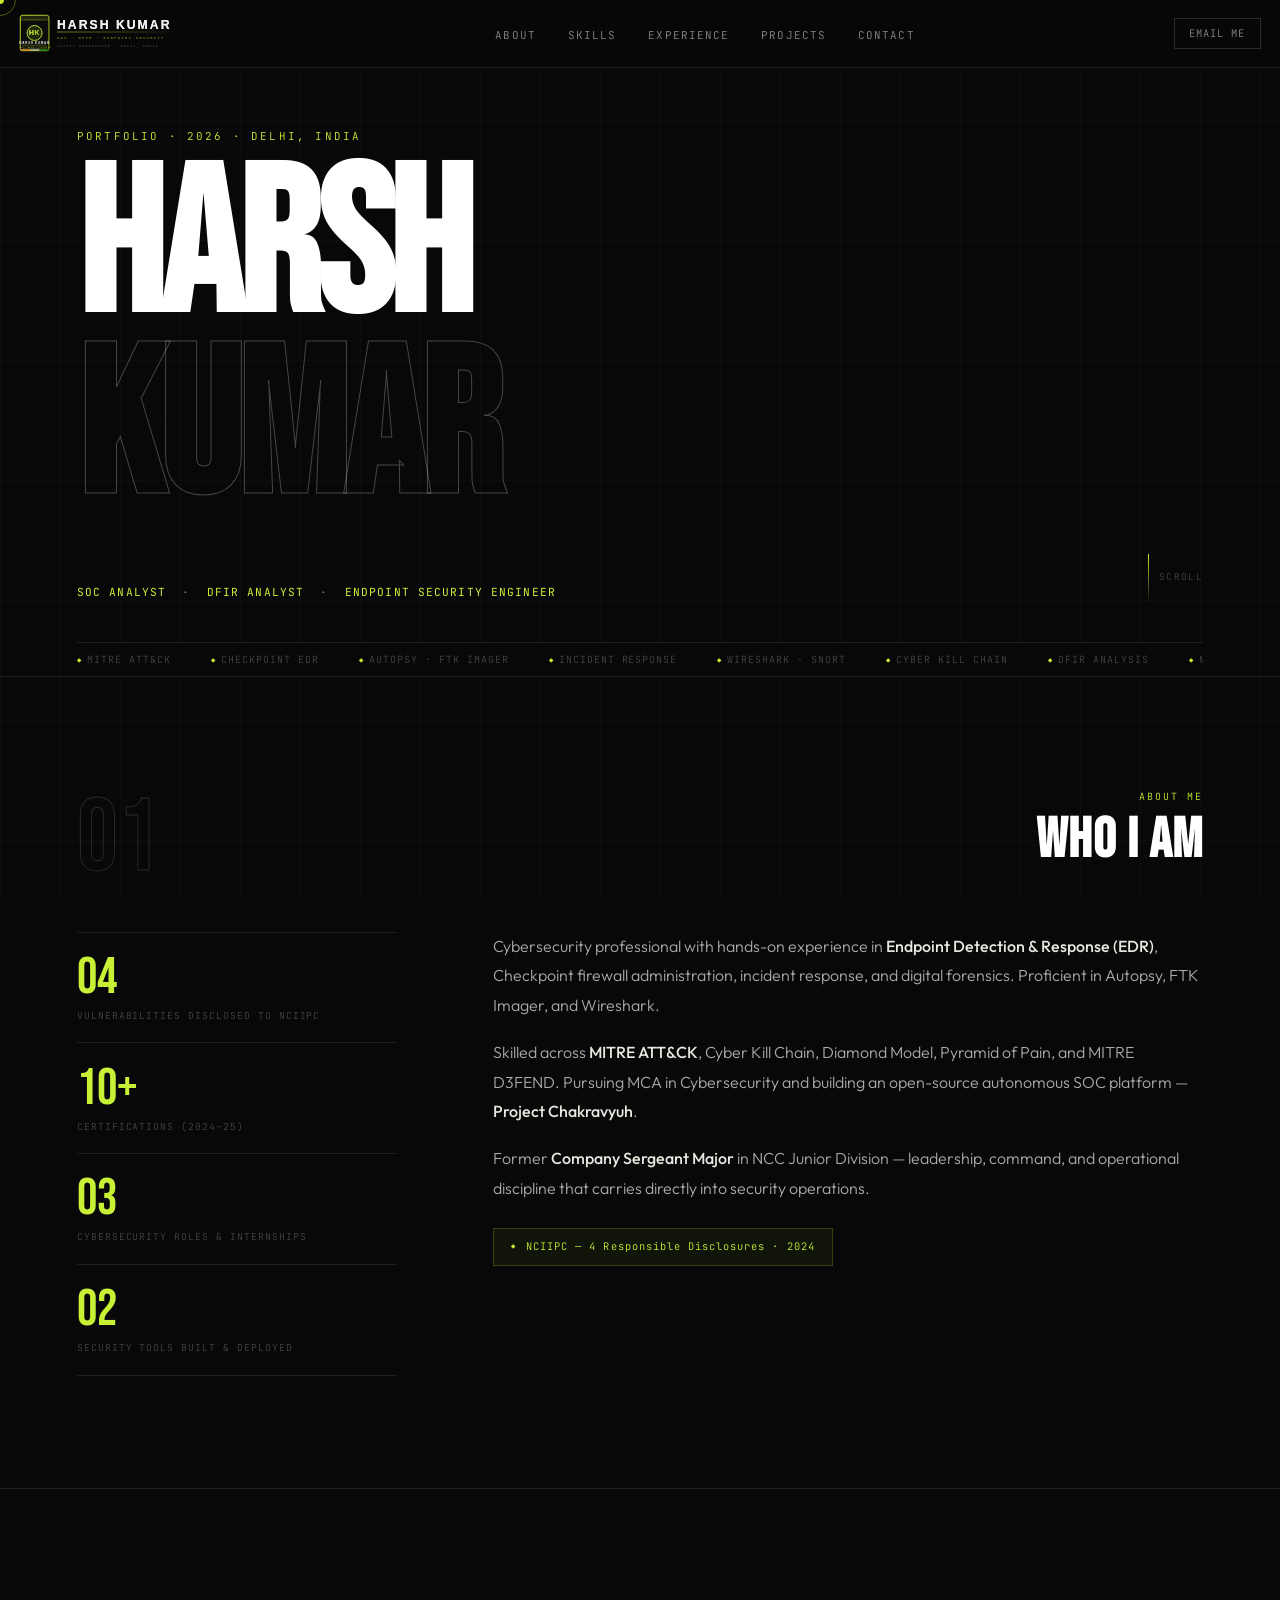
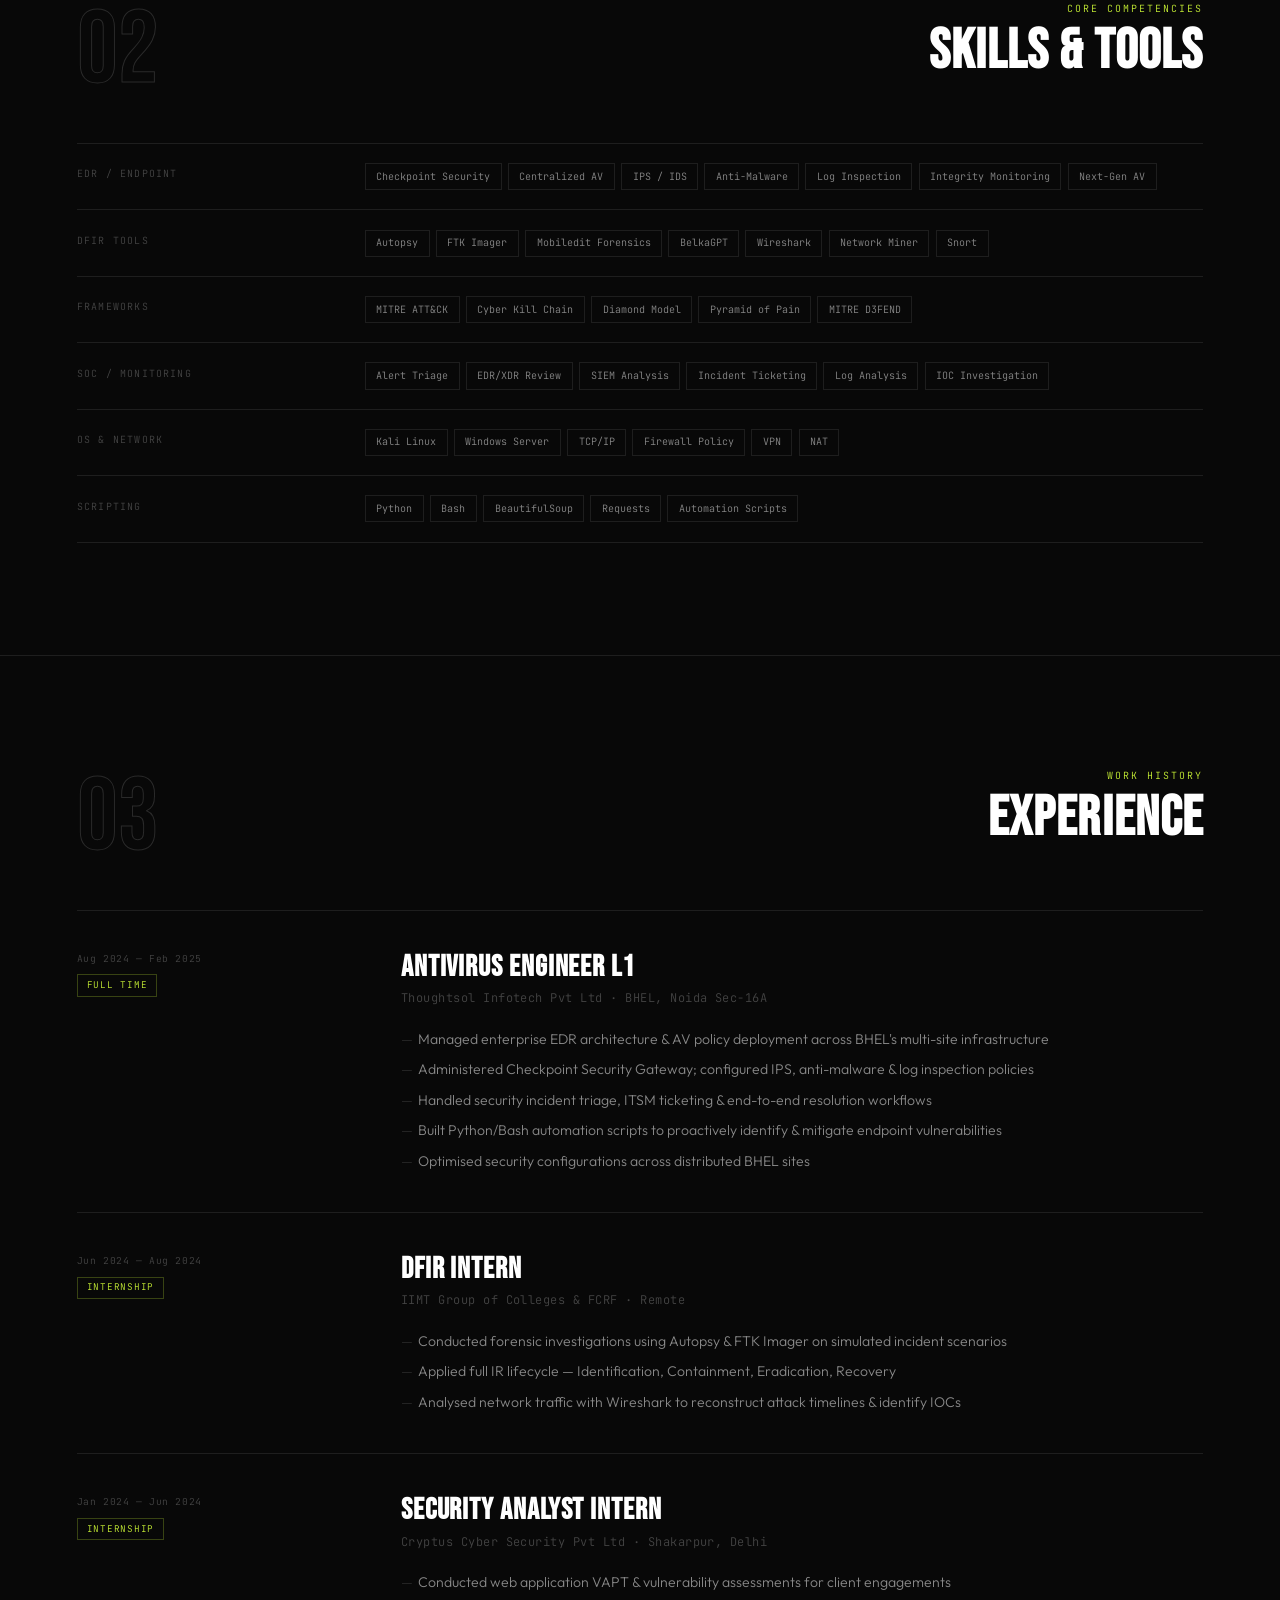
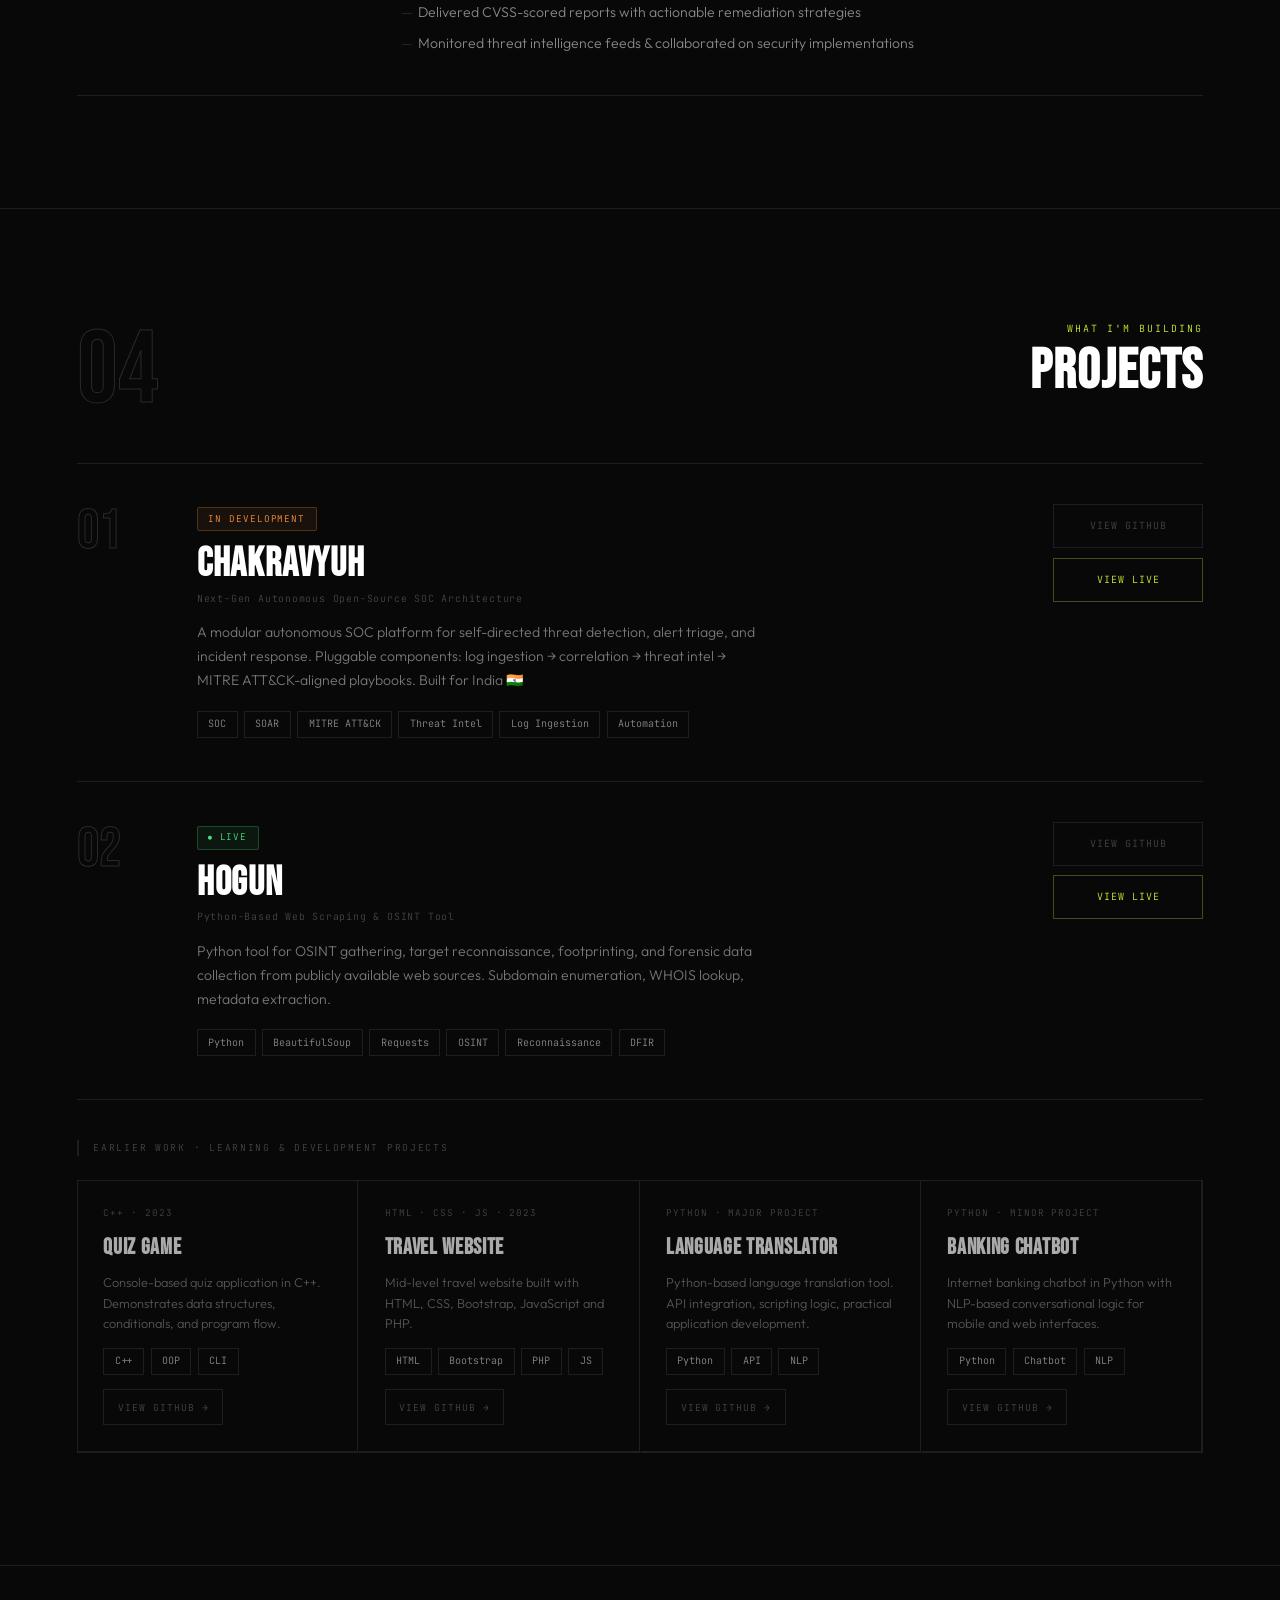
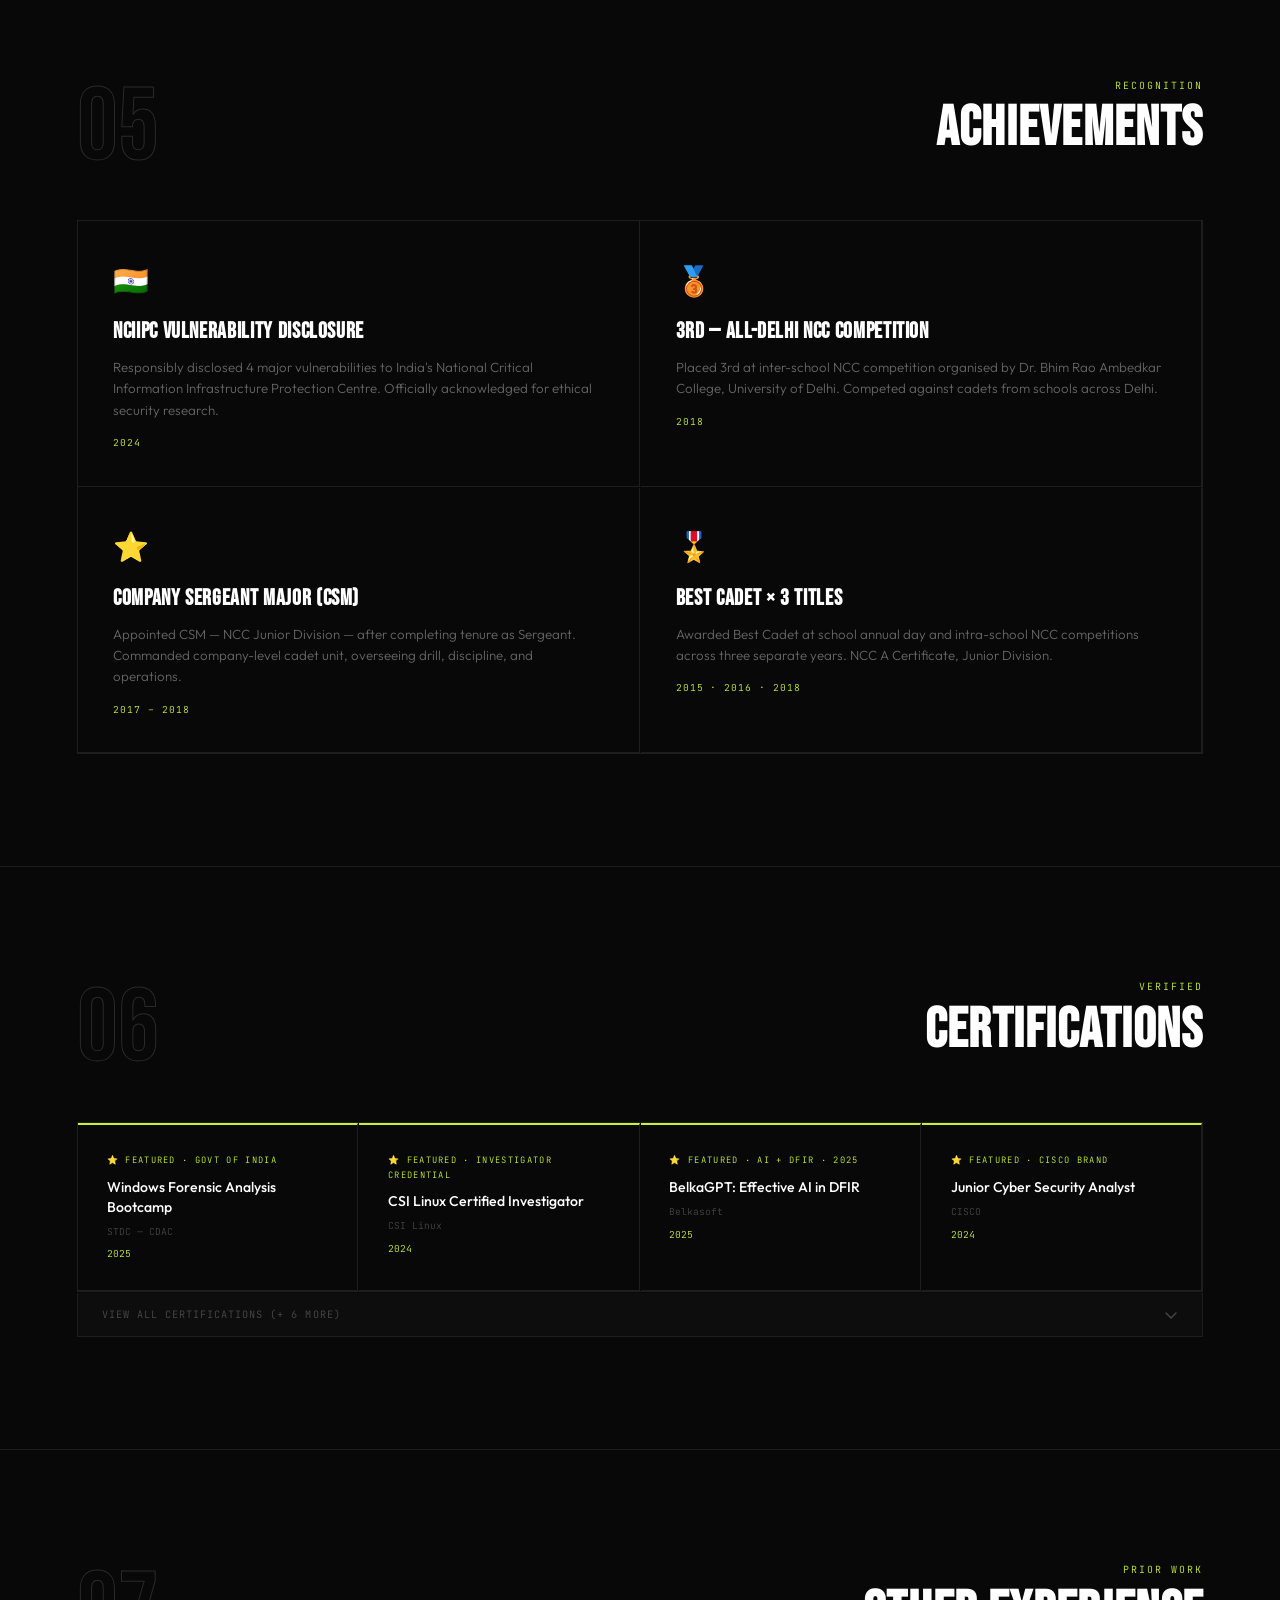
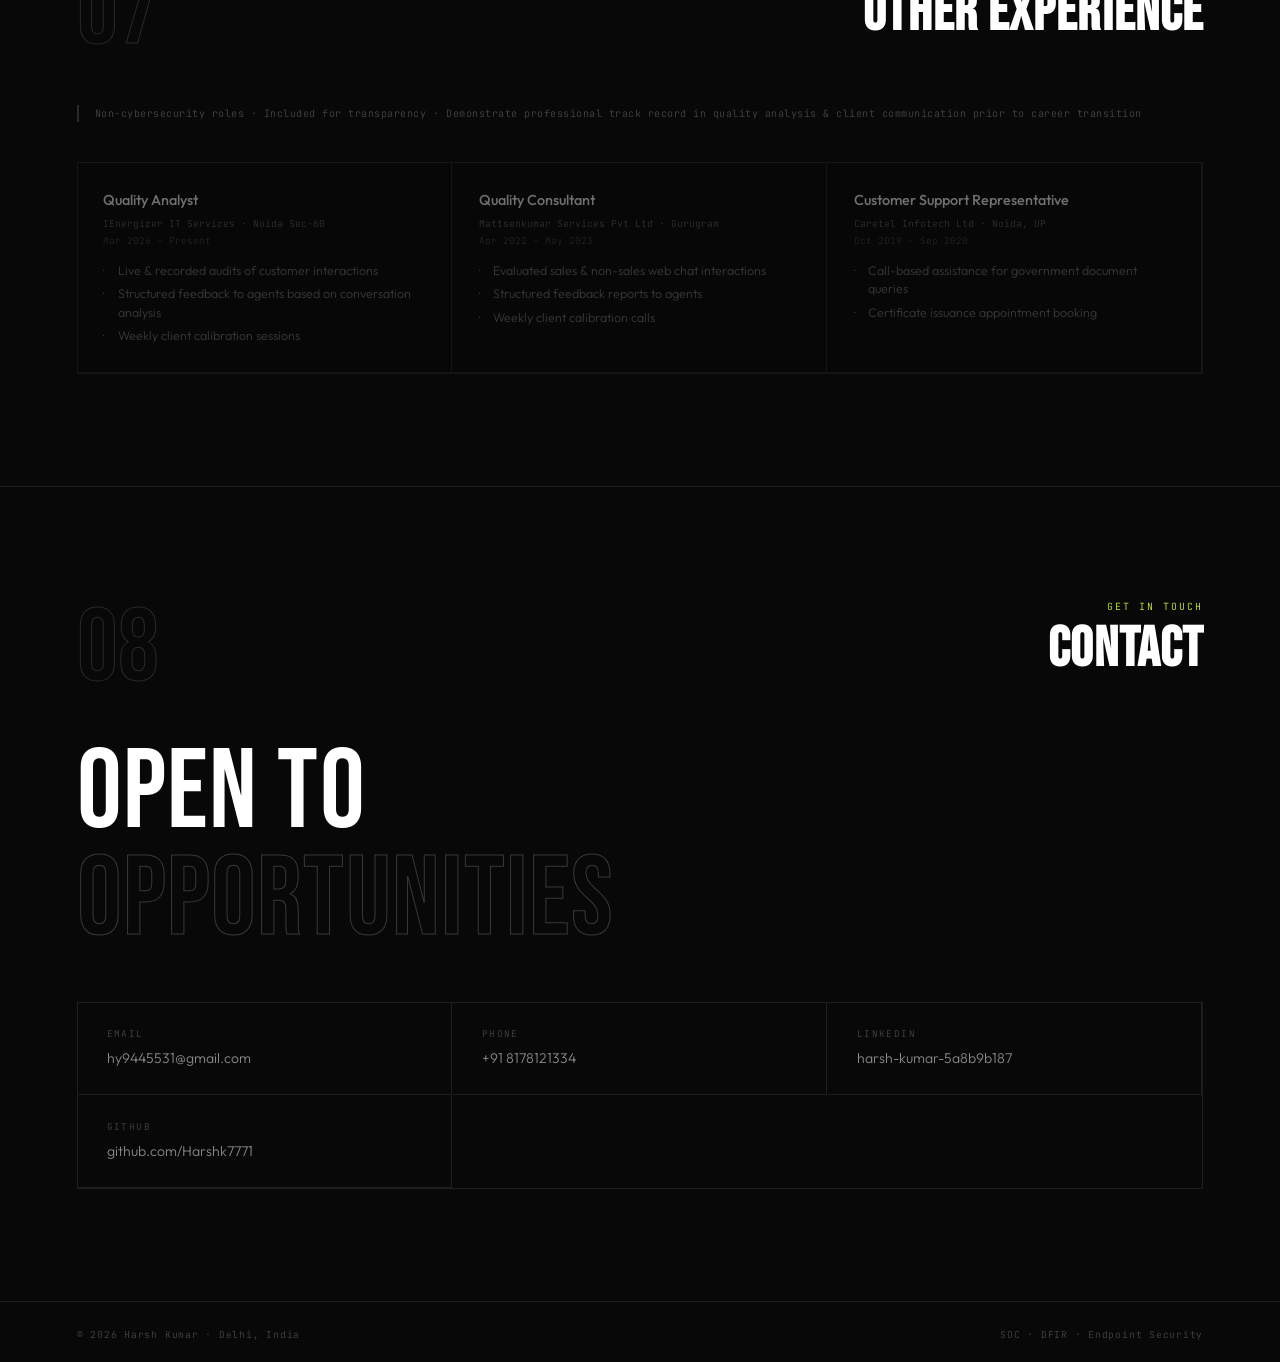
<file: hk-portfolio-index.html>
<!DOCTYPE html>
<html lang="en">
<head>
<meta charset="UTF-8">
<meta name="viewport" content="width=device-width, initial-scale=1.0">
<meta name="description" content="Harsh Kumar — SOC Analyst, DFIR Analyst and Endpoint Security Engineer based in Delhi, India. NCIIPC recognized vulnerability researcher with hands-on EDR, Checkpoint, Autopsy and MITRE ATT&CK experience.">
<meta name="robots" content="index, follow">
<meta name="theme-color" content="#080808">
<meta property="og:title" content="Harsh Kumar — SOC & DFIR Analyst">
<meta property="og:description" content="Cybersecurity professional specialising in SOC, DFIR, and Endpoint Security. NCIIPC vulnerability researcher. Delhi, India.">
<meta property="og:type" content="website">
<meta property="og:url" content="https://harshk7771.github.io/">
<meta property="og:image" content="https://harshk7771.github.io/og-image.png"/>
<meta name="twitter:card" content="summary_large_image">
<meta name="twitter:title" content="Harsh Kumar — SOC &amp; DFIR Analyst">
<meta name="twitter:description" content="Cybersecurity professional. NCIIPC researcher. Delhi, India.">
<link rel="canonical" href="https://harshk7771.github.io/">
<title>Harsh Kumar | SOC &amp; DFIR Analyst | Cybersecurity Portfolio</title>
<!-- Favicon stack — HK Analyst ID Card mark -->
<link rel="icon" href="favicon.ico" sizes="any"/>
<link rel="icon" type="image/png" sizes="32x32" href="favicon-32x32.png"/>
<link rel="icon" type="image/png" sizes="16x16" href="favicon-16x16.png"/>
<link rel="icon" type="image/svg+xml" href="favicon.svg"/>
<link rel="apple-touch-icon" sizes="180x180" href="apple-touch-icon.png"/>
<link rel="preconnect" href="https://fonts.gstatic.com" crossorigin>
<link rel="preload" as="style" href="https://fonts.googleapis.com/css2?family=Bebas+Neue&family=Outfit:wght@300;400;500;600&family=JetBrains+Mono:wght@400;500&display=swap">
<link rel="stylesheet" href="https://fonts.googleapis.com/css2?family=Bebas+Neue&family=Outfit:wght@300;400;500;600&family=JetBrains+Mono:wght@400;500&display=swap" media="print" onload="this.media='all'">
<noscript><link rel="stylesheet" href="https://fonts.googleapis.com/css2?family=Bebas+Neue&family=Outfit:wght@300;400;500;600&family=JetBrains+Mono:wght@400;500&display=swap"></noscript>
<noscript><style>.reveal { opacity: 1 !important; transform: none !important; }</style></noscript>
<style>
/* ============================================================
   RESET & TOKENS
============================================================ */
*, *::before, *::after { box-sizing: border-box; margin: 0; padding: 0; }

:root {
  --bg:       #080808;
  --max-w:    1400px;
  --bg2:      #0d0d0d;
  --bg3:      #111111;
  --border:   #1e1e1e;
  --border2:  #2a2a2a;
  --text:     #e8e8e0;
  --muted:    #888888;
  --dim:      #444444;
  --accent:   #c8f135;
  --accent2:  #a8d020;
  --green:    #4ade80;
  --orange:   #fb923c;
  --white:    #ffffff;
  --font-display: 'Bebas Neue', 'Arial Black', Impact, sans-serif;
  --font-body:    'Outfit', system-ui, -apple-system, sans-serif;
  --font-mono:    'JetBrains Mono', 'Courier New', monospace;
  --r-sm: .5rem;
  --r-md: 1rem;
}

html {
  scroll-behavior: smooth;
  scroll-padding-top: 70px;
  font-size: 16px;
  -webkit-text-size-adjust: 100%;
}

body {
  background: var(--bg);
  color: var(--text);
  font-family: var(--font-body);
  font-weight: 300;
  line-height: 1.6;
  overflow-x: clip; /* clip instead of hidden — preserves position:sticky */
  min-height: 100vh;
}

/* ============================================================
   UTILITY
============================================================ */
.mono { font-family: var(--font-mono); }
.accent { color: var(--accent); }
.muted  { color: var(--muted); }
.sr-only { position: absolute; width: 1px; height: 1px; overflow: hidden; clip: rect(0,0,0,0); white-space: nowrap; }

/* ============================================================
   BACKGROUND GRID (CSS-only — no canvas issues)
============================================================ */
body::before {
  content: '';
  position: fixed;
  inset: 0;
  background-image:
    linear-gradient(rgba(200,241,53,.03) 1px, transparent 1px),
    linear-gradient(90deg, rgba(200,241,53,.03) 1px, transparent 1px);
  background-size: 60px 60px;
  z-index: 0;
  pointer-events: none;
}

/* ============================================================
   CUSTOM CURSOR (desktop only)
============================================================ */
@media (hover: hover) and (pointer: fine) {
  body { cursor: none; }
  .cursor {
    width: 8px; height: 8px;
    background: var(--accent);
    border-radius: 50%;
    position: fixed;
    top: 0; left: 0;
    pointer-events: none;
    z-index: 9999;
    transform: translate(-50%,-50%);
    transition: transform .1s ease;
    mix-blend-mode: difference;
  }
  .cursor-ring {
    width: 32px; height: 32px;
    border: 1px solid rgba(200,241,53,.35);
    border-radius: 50%;
    position: fixed;
    top: 0; left: 0;
    pointer-events: none;
    z-index: 9998;
    transform: translate(-50%,-50%);
    transition: transform .25s ease, width .2s, height .2s, border-color .2s;
  }
  .cursor-ring.hovered {
    width: 52px; height: 52px;
    border-color: rgba(200,241,53,.6);
  }
}
@media (hover: none), (pointer: coarse) {
  .cursor, .cursor-ring { display: none !important; }
}

/* ============================================================
   NAV
============================================================ */
.nav {
  position: fixed;
  top: 0; left: 0; right: 0;
  z-index: 200;
  display: flex;
  align-items: center;
  justify-content: space-between;
  padding: .9rem clamp(1.5rem, 5vw, 6rem);
  background: rgba(8,8,8,.92);
  backdrop-filter: blur(14px);
  -webkit-backdrop-filter: blur(14px);
  border-bottom: 1px solid var(--border);
}

.nav-logo {
  text-decoration: none;
  flex-shrink: 0;
  display: flex;
  align-items: center;
  line-height: 1;
}
.nav-logo img {
  height: 38px;
  width: auto;
  display: block;
  transition: filter .3s;
}
.nav-logo:hover img,
.nav-logo:focus-visible img {
  filter: drop-shadow(0 0 8px rgba(200,241,53,0.55));
}

.nav-links {
  display: flex;
  gap: 2rem;
  list-style: none;
  align-items: center;
}

.nav-links a {
  font-family: var(--font-mono);
  font-size: .68rem;
  color: var(--muted);
  text-decoration: none;
  letter-spacing: .1em;
  text-transform: uppercase;
  transition: color .2s;
  padding: .25rem 0;
}
.nav-links a:hover,
.nav-links a:focus-visible,
.nav-links a.nav-active { color: var(--accent); outline: none; }

.nav-cta {
  font-family: var(--font-mono);
  font-size: .65rem;
  color: var(--muted);
  text-decoration: none;
  border: 1px solid var(--border2);
  padding: .4rem .9rem;
  letter-spacing: .1em;
  text-transform: uppercase;
  transition: color .2s, border-color .2s;
  flex-shrink: 0;
  white-space: nowrap;
}
.nav-cta:hover,
.nav-cta:focus-visible {
  color: var(--accent);
  border-color: var(--accent);
  outline: none;
}

/* Hamburger */
.nav-burger {
  display: none;
  flex-direction: column;
  gap: 5px;
  background: none;
  border: 1px solid var(--border2);
  padding: .5rem .55rem;
  cursor: pointer;
  align-items: center;
  justify-content: center;
}
.nav-burger span {
  display: block;
  width: 18px; height: 1.5px;
  background: var(--muted);
  transition: all .3s;
  transform-origin: center;
}
.nav-burger[aria-expanded="true"] span:nth-child(1) { transform: rotate(45deg) translate(4.5px, 4.5px); }
.nav-burger[aria-expanded="true"] span:nth-child(2) { opacity: 0; transform: scaleX(0); }
.nav-burger[aria-expanded="true"] span:nth-child(3) { transform: rotate(-45deg) translate(4.5px, -4.5px); }

/* Mobile drawer */
.nav-drawer {
  display: none;
  position: fixed;
  inset: 0;
  background: rgba(8,8,8,.98);
  z-index: 190;
  flex-direction: column;
  align-items: center;
  justify-content: center;
  gap: 2rem;
  padding: 2rem;
  /* relative for close btn */
}
.nav-drawer.open { display: flex; }
.nav-drawer a {
  font-family: var(--font-display);
  font-size: clamp(2.5rem, 8vw, 3.5rem);
  color: var(--white);
  text-decoration: none;
  letter-spacing: .05em;
  transition: color .2s;
}
.nav-drawer a:hover { color: var(--accent); }
.nav-drawer .drawer-email {
  font-family: var(--font-mono);
  font-size: .8rem;
  color: var(--accent);
  border: 1px solid rgba(200,241,53,.3);
  padding: .7rem 2rem;
  margin-top: 1rem;
  letter-spacing: .1em;
}

/* ============================================================
   SECTIONS COMMON
============================================================ */
main { position: relative; z-index: 1; }

.section {
  padding: 6rem clamp(1.5rem, 5vw, 6rem);
  border-top: 1px solid var(--border);
  max-width: var(--max-w);
  margin-left: auto;
  margin-right: auto;
  width: 100%;
}

.section-header {
  display: flex;
  justify-content: space-between;
  align-items: flex-start;
  gap: 1rem;
  margin-bottom: 2.5rem;
}

.section-num {
  font-family: var(--font-display);
  font-size: clamp(4rem, 8vw, 8rem);
  color: transparent;
  -webkit-text-stroke: 1px var(--border2);
  line-height: 1;
  user-select: none;
  flex-shrink: 0;
}

.section-meta { text-align: right; }
.section-label {
  font-family: var(--font-mono);
  font-size: .62rem;
  color: var(--accent);
  letter-spacing: .2em;
  text-transform: uppercase;
  margin-bottom: .4rem;
}
.section-title {
  font-family: var(--font-display);
  font-size: clamp(2rem, 5vw, 3.5rem);
  color: var(--white);
  letter-spacing: .02em;
  line-height: 1.05;
}

/* Reveal animation */
.reveal {
  opacity: 0;
  transform: translateY(28px);
  transition: opacity .65s ease, transform .65s ease;
}
.reveal.in { opacity: 1; transform: none; }

/* ============================================================
   HERO
============================================================ */
.hero {
  display: flex;
  flex-direction: column;
  justify-content: flex-start;
  padding: 7rem clamp(1.5rem, 5vw, 6rem) 0;
  border-top: none;
  position: relative;
  max-width: var(--max-w);
  margin-left: auto;
  margin-right: auto;
  width: 100%;
}

.hero-tag {
  font-family: var(--font-mono);
  font-size: .68rem;
  color: var(--accent);
  letter-spacing: .2em;
  text-transform: uppercase;
  margin-bottom: 1rem;
}

.hero-name {
  font-family: var(--font-display);
  font-size: clamp(5rem, 16vw, 15rem);
  line-height: .88;
  color: var(--white);
  letter-spacing: -.01em;
}
.hero-name .outline {
  -webkit-text-stroke: 1px rgba(255,255,255,.25);
  color: transparent;
  display: block;
}

.hero-bottom {
  display: flex;
  justify-content: space-between;
  align-items: flex-end;
  padding: 2rem 0 0;
  flex-wrap: wrap;
  gap: 1rem;
}

.hero-roles {
  font-family: var(--font-mono);
  font-size: .7rem;
  color: var(--muted);
  letter-spacing: .1em;
  text-transform: uppercase;
  line-height: 1.8;
}
.hero-roles b { color: var(--accent); font-weight: 400; }

.hero-scroll {
  display: flex;
  align-items: center;
  gap: .6rem;
  font-family: var(--font-mono);
  font-size: .58rem;
  color: var(--dim);
  letter-spacing: .15em;
  text-transform: uppercase;
}
.scroll-bar {
  width: 1px; height: 48px;
  background: linear-gradient(to bottom, var(--accent), transparent);
  animation: pulse 2s ease-in-out infinite;
  will-change: opacity;
}
@keyframes pulse { 0%,100% { opacity:.3; } 50% { opacity:1; } }

/* Ticker */
.ticker {
  overflow: hidden;
  border-top: 1px solid var(--border);
  border-bottom: none;
  padding: .55rem 0;
  margin-top: 2.5rem;
  background: var(--bg);
}
.ticker-inner {
  display: flex;
  gap: 2.5rem;
  animation: slide 28s linear infinite;
  white-space: nowrap;
  width: max-content;
  will-change: transform;
}
.ticker-item {
  font-family: var(--font-mono);
  font-size: .62rem;
  color: var(--dim);
  letter-spacing: .1em;
  text-transform: uppercase;
  flex-shrink: 0;
}
.ticker-item::before { content: '◆ '; color: var(--accent); font-size: .45rem; vertical-align: middle; }
@keyframes slide { from { transform: translateX(0); } to { transform: translateX(-50%); } }

/* ============================================================
   ABOUT
============================================================ */
.about-grid {
  display: grid;
  grid-template-columns: 1fr 1.5fr;
  gap: 4rem;
  align-items: start;
}

.stats-list { display: flex; flex-direction: column; gap: 0; }
.stat {
  border-top: 1px solid var(--border);
  padding: 1.2rem 0;
}
.stat:last-child { border-bottom: 1px solid var(--border); }
.stat-num {
  font-family: var(--font-display);
  font-size: 3.2rem;
  color: var(--accent);
  line-height: 1;
}
.stat-label {
  font-family: var(--font-mono);
  font-size: .6rem;
  color: var(--dim);
  letter-spacing: .1em;
  text-transform: uppercase;
  margin-top: .3rem;
}

.about-text { font-size: 1rem; color: #aaa; line-height: 1.85; max-width: 65ch; }
.about-text p + p { margin-top: 1.1rem; }
.about-text strong { color: var(--text); font-weight: 500; }

.nciipc-badge {
  display: inline-flex;
  align-items: center;
  gap: .6rem;
  background: rgba(200,241,53,.05);
  border: 1px solid rgba(200,241,53,.2);
  padding: .55rem 1.1rem;
  margin-top: 1.5rem;
  font-family: var(--font-mono);
  font-size: .65rem;
  color: var(--accent);
  letter-spacing: .1em;
}
.nciipc-badge::before { content: '◆'; font-size: .45rem; }

/* ============================================================
   SKILLS
============================================================ */
.skills-table { display: flex; flex-direction: column; }
.skill-row {
  display: grid;
  grid-template-columns: 200px 1fr;
  gap: 2rem;
  border-top: 1px solid var(--border);
  padding: 1.2rem 0;
  align-items: start;
  transition: background .2s;
}
.skill-row:last-child { border-bottom: 1px solid var(--border); }
.skill-row:hover { background: rgba(200,241,53,.015); }

.skill-cat {
  font-family: var(--font-mono);
  font-size: .62rem;
  color: var(--dim);
  letter-spacing: .12em;
  text-transform: uppercase;
  padding-top: .2rem;
}

.tags { display: flex; flex-wrap: wrap; gap: .4rem; }
.tag {
  font-family: var(--font-mono);
  font-size: .63rem;
  color: var(--muted);
  border: 1px solid var(--border);
  padding: .28rem .65rem;
  transition: border-color .15s, color .15s;
  cursor: default;
  word-break: break-word;
  overflow-wrap: anywhere;
}
.tag:hover { border-color: var(--accent); color: var(--accent); }

/* ============================================================
   EXPERIENCE
============================================================ */
.exp-list { display: flex; flex-direction: column; }
.exp-item {
  display: grid;
  grid-template-columns: 220px 1fr;
  gap: 2.5rem;
  border-top: 1px solid var(--border);
  padding: 2.5rem 0;
}
.exp-item:last-child { border-bottom: 1px solid var(--border); }

.exp-when {
  font-family: var(--font-mono);
  font-size: .6rem;
  color: var(--dim);
  letter-spacing: .06em;
  line-height: 1.6;
}
.exp-type {
  display: inline-block;
  font-family: var(--font-mono);
  font-size: .58rem;
  color: var(--accent);
  border: 1px solid rgba(200,241,53,.25);
  padding: .18rem .55rem;
  letter-spacing: .08em;
  text-transform: uppercase;
  margin-top: .5rem;
}

.exp-role {
  font-family: var(--font-display);
  font-size: 1.9rem;
  color: var(--white);
  letter-spacing: .03em;
  margin-bottom: .3rem;
  line-height: 1.1;
}
.exp-org {
  font-size: .75rem;
  color: var(--dim);
  margin-bottom: 1.2rem;
  font-family: var(--font-mono);
  letter-spacing: .04em;
}
.exp-bullets { list-style: none; display: flex; flex-direction: column; gap: .5rem; }
.exp-bullets li {
  font-size: .88rem;
  color: #888;
  padding-left: 1.1rem;
  position: relative;
  line-height: 1.6;
}
.exp-bullets li::before { content: '—'; position: absolute; left: 0; color: var(--border2); }

/* ============================================================
   PROJECTS
============================================================ */
.projects-main { display: flex; flex-direction: column; }
.project-card {
  display: grid;
  grid-template-columns: 80px 1fr 150px;
  gap: 2.5rem;
  border-top: 1px solid var(--border);
  padding: 2.5rem 0;
  align-items: start;
}
.project-card:last-child { border-bottom: 1px solid var(--border); }

.proj-num {
  font-family: var(--font-display);
  font-size: 3.5rem;
  color: transparent;
  -webkit-text-stroke: 1px var(--border2);
  line-height: 1;
  user-select: none;
}

.proj-badge {
  display: inline-flex;
  align-items: center;
  gap: .4rem;
  font-family: var(--font-mono);
  font-size: .58rem;
  letter-spacing: .1em;
  text-transform: uppercase;
  padding: .22rem .65rem;
  margin-bottom: .75rem;
  border-radius: 2px;
}
.badge-live   { background: rgba(74,222,128,.07); border: 1px solid rgba(74,222,128,.25); color: var(--green); }
.badge-live::before { content: '●'; font-size: .4rem; animation: blink 1.5s infinite; }
.badge-dev    { background: rgba(251,146,60,.07); border: 1px solid rgba(251,146,60,.25); color: var(--orange); }
@keyframes blink { 0%,100%{opacity:1} 50%{opacity:.2} }

.proj-name {
  font-family: var(--font-display);
  font-size: 2.5rem;
  color: var(--white);
  letter-spacing: .02em;
  line-height: 1.05;
  margin-bottom: .35rem;
}
.proj-sub {
  font-family: var(--font-mono);
  font-size: .62rem;
  color: var(--dim);
  letter-spacing: .08em;
  margin-bottom: .9rem;
}
.proj-desc {
  font-size: .88rem;
  color: #777;
  line-height: 1.7;
  max-width: 560px;
  margin-bottom: 1.1rem;
}

.proj-actions {
  display: flex;
  flex-direction: column;
  gap: .6rem;
  align-items: stretch;
  min-width: 130px;
}

.btn {
  display: inline-flex;
  align-items: center;
  justify-content: center;
  font-family: var(--font-mono);
  font-size: .62rem;
  letter-spacing: .1em;
  text-transform: uppercase;
  text-decoration: none;
  padding: .65rem 1.2rem;
  border: 1px solid;
  transition: all .2s;
  white-space: nowrap;
  min-height: 44px;
  cursor: pointer;
  background: none;
}
.btn-ghost  { color: var(--dim);    border-color: var(--border);  }
.btn-ghost:hover  { color: var(--text); border-color: var(--border2); }
.btn-accent { color: var(--accent); border-color: rgba(200,241,53,.3); }
.btn-accent:hover { background: rgba(200,241,53,.07); }
.btn:focus-visible { outline: 2px solid var(--accent); outline-offset: 2px; }

/* Earlier projects grid */
.earlier-label {
  font-family: var(--font-mono);
  font-size: .6rem;
  color: var(--dim);
  letter-spacing: .18em;
  text-transform: uppercase;
  border-left: 2px solid var(--border);
  padding-left: .9rem;
  margin: 2.5rem 0 1.5rem;
}
.earlier-grid {
  display: grid;
  grid-template-columns: repeat(auto-fit, minmax(240px, 1fr));
  gap: 1px;
  background: transparent;
  border: 1px solid var(--border);
}
.earlier-grid .earlier-card {
  border: none;
  border-right: 1px solid var(--border);
  border-bottom: 1px solid var(--border);
}
.earlier-card {
  background: var(--bg);
  padding: 1.6rem;
  transition: background .2s;
}
.earlier-card:hover { background: var(--bg2); }
.earlier-year {
  font-family: var(--font-mono);
  font-size: .58rem;
  color: var(--dim);
  letter-spacing: .1em;
  text-transform: uppercase;
  margin-bottom: .55rem;
}
.earlier-name {
  font-family: var(--font-display);
  font-size: 1.4rem;
  color: #aaa;
  letter-spacing: .03em;
  margin-bottom: .4rem;
}
.earlier-desc { font-size: .8rem; color: #555; line-height: 1.6; margin-bottom: .9rem; }
.earlier-link {
  font-family: var(--font-mono);
  font-size: .6rem;
  color: var(--dim);
  text-decoration: none;
  border: 1px solid var(--border);
  padding: .4rem .85rem;
  letter-spacing: .1em;
  text-transform: uppercase;
  display: inline-flex;
  align-items: center;
  min-height: 36px;
  transition: all .2s;
}
.earlier-link:hover { color: var(--muted); border-color: var(--border2); }

/* ============================================================
   ACHIEVEMENTS
============================================================ */
.ach-grid {
  display: grid;
  grid-template-columns: repeat(2, 1fr);
  gap: 1px;
  background: transparent;
  border: 1px solid var(--border);
}
.ach-card {
  border: none;
  border-right: 1px solid var(--border);
  border-bottom: 1px solid var(--border);
}
.ach-card {
  background: var(--bg);
  padding: 2.2rem;
  transition: background .2s;
}
.ach-card:hover { background: var(--bg2); }
.ach-icon { font-size: 1.8rem; margin-bottom: .8rem; }
.ach-title {
  font-family: var(--font-display);
  font-size: 1.35rem;
  color: var(--white);
  letter-spacing: .03em;
  margin-bottom: .45rem;
}
.ach-desc { font-size: .83rem; color: #666; line-height: 1.6; }
.ach-year {
  font-family: var(--font-mono);
  font-size: .6rem;
  color: var(--accent);
  letter-spacing: .1em;
  margin-top: .9rem;
}

/* ============================================================
   CERTIFICATIONS
============================================================ */
.cert-hero {
  display: grid;
  grid-template-columns: repeat(auto-fit, minmax(220px, 1fr));
  gap: 1px;
  background: transparent;
  border: 1px solid var(--border);
  margin-bottom: 1px;
}
.cert-hero-card {
  border: none;
  border-right: 1px solid var(--border);
  border-bottom: 1px solid var(--border);
}
.cert-hero-card {
  background: var(--bg);
  padding: 1.8rem;
  border-top: 2px solid var(--accent);
  transition: background .2s;
  min-width: 0;
}
.cert-hero-card:hover { background: var(--bg2); }
.cert-featured-label {
  font-family: var(--font-mono);
  font-size: .55rem;
  color: var(--accent);
  letter-spacing: .15em;
  text-transform: uppercase;
  margin-bottom: .65rem;
}
.cert-name  { font-size: .88rem; font-weight: 500; color: var(--white); line-height: 1.4; margin-bottom: .4rem; }
.cert-issuer { font-family: var(--font-mono); font-size: .6rem; color: var(--dim); }
.cert-year  { font-family: var(--font-mono); font-size: .6rem; color: var(--accent); margin-top: .45rem; }

/* Toggle */
.cert-toggle {
  width: 100%;
  display: flex;
  justify-content: space-between;
  align-items: center;
  padding: .9rem 1.5rem;
  background: var(--bg2);
  border: 1px solid var(--border);
  border-top: none;
  font-family: var(--font-mono);
  font-size: .64rem;
  color: var(--dim);
  letter-spacing: .1em;
  text-transform: uppercase;
  cursor: pointer;
  transition: color .2s, border-color .2s;
  min-height: 44px;
}
.cert-toggle:hover  { color: var(--muted); border-color: var(--border2); }
.cert-toggle svg    { transition: transform .3s; flex-shrink: 0; }
.cert-toggle.open svg { transform: rotate(180deg); }

.cert-rest {
  display: none;
  grid-template-columns: repeat(auto-fit, minmax(200px, 1fr));
  gap: 1px;
  background: transparent;
  border: 1px solid var(--border);
  border-top: none;
  margin-top: 0;
}
.cert-rest .cert-card {
  border: none;
  border-right: 1px solid var(--border);
  border-top: 1px solid var(--border);
  min-width: 0;
}
.cert-rest.open { display: grid !important; border-top: 1px solid var(--border); }
.cert-card {
  background: var(--bg);
  padding: 1.4rem 1.6rem;
  transition: background .2s;
}
.cert-card:hover { background: var(--bg2); }

/* ============================================================
   OTHER EXPERIENCE
============================================================ */
.other-note {
  font-family: var(--font-mono);
  font-size: .63rem;
  color: var(--dim);
  letter-spacing: .05em;
  line-height: 1.7;
  border-left: 2px solid var(--border2);
  padding-left: 1rem;
  margin-bottom: 2.5rem;
}
.other-grid {
  display: grid;
  grid-template-columns: repeat(3, 1fr);
  gap: 1px;
  background: transparent;
  border: 1px solid var(--border);
  opacity: .65;
}
.other-card {
  border: none;
  border-right: 1px solid var(--border);
  border-bottom: 1px solid var(--border);
}
.other-card {
  background: var(--bg);
  padding: 1.6rem;
}
.other-role  { font-size: .9rem; font-weight: 500; color: #aaa; margin-bottom: .25rem; }
.other-org   { font-family: var(--font-mono); font-size: .6rem; color: var(--dim); margin-bottom: .2rem; }
.other-when  { font-family: var(--font-mono); font-size: .58rem; color: #333; margin-bottom: .8rem; }
.other-pts   { list-style: none; display: flex; flex-direction: column; gap: .3rem; }
.other-pts li { font-size: .78rem; color: #555; padding-left: .9rem; position: relative; line-height: 1.5; }
.other-pts li::before { content: '·'; position: absolute; left: 0; }

/* ============================================================
   CONTACT
============================================================ */
.contact-big {
  font-family: var(--font-display);
  font-size: clamp(3rem, 9vw, 7rem);
  line-height: .95;
  letter-spacing: .01em;
  color: var(--white);
  margin-bottom: 3rem;
}
.contact-big .outline {
  display: block;
  -webkit-text-stroke: 1px rgba(255,255,255,.2);
  color: transparent;
}

.contact-grid {
  display: grid;
  grid-template-columns: repeat(3, 1fr);
  gap: 1px;
  background: transparent;
  border: 1px solid var(--border);
}
.contact-card {
  border: none;
  border-right: 1px solid var(--border);
  border-bottom: 1px solid var(--border);
}
.contact-card {
  background: var(--bg);
  padding: 1.5rem 1.8rem;
  text-decoration: none;
  display: block;
  transition: background .2s;
  min-height: 44px;
}
.contact-card:hover  { background: var(--bg2); }
.contact-card:focus-visible { outline: 2px solid var(--accent); outline-offset: -2px; }
.cc-label {
  font-family: var(--font-mono);
  font-size: .58rem;
  color: var(--dim);
  letter-spacing: .15em;
  text-transform: uppercase;
  margin-bottom: .35rem;
}
.cc-val { font-size: .88rem; color: var(--muted); }
.contact-card:hover .cc-val { color: var(--accent); }

/* ============================================================
   FOOTER
============================================================ */
.footer {
  padding: 1.4rem clamp(1.5rem, 5vw, 6rem);
  max-width: var(--max-w);
  margin: 0 auto;
  display: flex;
  justify-content: space-between;
  align-items: center;
  border-top: 1px solid var(--border);
  position: relative;
  z-index: 1;
  flex-wrap: wrap;
  gap: .5rem;
}
.footer-copy {
  font-family: var(--font-mono);
  font-size: .6rem;
  color: var(--dim);
  letter-spacing: .08em;
}


/* ============================================================
   RESPONSIVE — LARGE DESKTOP 1280px+
============================================================ */
@media (min-width: 1280px) {
  .nav { padding: .9rem clamp(2rem, 6vw, 8rem); }
  .section { padding: 7rem clamp(2rem, 6vw, 8rem); }
  .hero { padding: 8rem clamp(2rem, 6vw, 8rem) 0; }
  .footer { padding: 1.6rem clamp(2rem, 6vw, 8rem); }
  .about-grid { grid-template-columns: 320px 1fr; gap: 6rem; }
  .contact-grid { grid-template-columns: repeat(3, 1fr); }
  .other-grid { grid-template-columns: repeat(3, 1fr); }
  .exp-item { grid-template-columns: 260px 1fr; gap: 4rem; }
  .skill-row { grid-template-columns: 240px 1fr; gap: 3rem; }
  .hero-name { letter-spacing: -.02em; }
}

/* ============================================================
   RESPONSIVE — TABLET
============================================================ */
@media (max-width: 1024px) {
  .nav { padding: .9rem 2rem; }
  .section { padding: 5rem 2rem; }
  .hero { padding: 6rem clamp(1.2rem, 4vw, 3rem) 0; }
  .about-grid { grid-template-columns: 1fr 1.3fr; gap: 3rem; }
  .skill-row { grid-template-columns: 160px 1fr; }
  .exp-item { grid-template-columns: 180px 1fr; gap: 2rem; }
  .project-card { grid-template-columns: 60px 1fr auto; gap: 2rem; }
}

/* ============================================================
   RESPONSIVE — MOBILE
============================================================ */
@media (max-width: 768px) {
  .nav { padding: .8rem 1.2rem; }
  .nav-links, .nav-cta { display: none; }
  .nav-burger { display: flex; }

  .section { padding: 4rem 1.2rem; }
  .section-header { flex-direction: column-reverse; gap: .4rem; margin-bottom: 2.5rem; }
  .section-num { font-size: 3.5rem; align-self: flex-end; }
  .section-meta { text-align: left; }
  .section-title { font-size: clamp(1.8rem, 7vw, 2.5rem); }

  .hero { padding: 5rem 1.2rem 0; min-height: unset; justify-content: flex-start; }
  .hero-name { font-size: clamp(4rem, 18vw, 7rem); }
  .hero-bottom { padding: 1.5rem 0 0; }
  .hero-roles { font-size: .62rem; }
  .hero-scroll { display: none; }

  .about-grid { grid-template-columns: 1fr; gap: 2.5rem; }
  .stats-list { display: grid; grid-template-columns: 1fr 1fr; }
  .stat:nth-child(odd) { border-right: 1px solid var(--border); padding-right: 1rem; }

  .skill-row { grid-template-columns: 1fr; gap: .5rem; padding: 1.1rem 0; }

  .exp-item { grid-template-columns: 1fr; gap: .6rem; padding: 2rem 0; }
  .exp-role { font-size: 1.5rem; }

  .project-card { display: block; padding: 2rem 0; }
  .proj-num { margin-bottom: .5rem; }
  .proj-num { font-size: 2.5rem; }
  .proj-name { font-size: 2rem; }
  .proj-actions { flex-direction: row; flex-wrap: wrap; }
  .proj-actions .btn { flex: 1; min-width: 120px; }

  .ach-grid { grid-template-columns: 1fr; }

  .contact-big { font-size: clamp(2.5rem, 10vw, 4rem); }
  .contact-grid { grid-template-columns: 1fr 1fr; }
  .other-grid { grid-template-columns: 1fr; }

  .footer { padding: 1.2rem; flex-direction: column; text-align: center; gap: .4rem; }
}

@media (max-width: 480px) {
  .hero-name { font-size: clamp(3.5rem, 20vw, 6rem); }
  .contact-grid { grid-template-columns: 1fr; }
  .cert-hero { grid-template-columns: 1fr 1fr; }
  .other-grid { grid-template-columns: 1fr; }
  .stats-list { grid-template-columns: 1fr; }
  .stat:nth-child(odd) { border-right: none; padding-right: 0; }
  .earlier-grid { grid-template-columns: 1fr; }
  .other-grid { grid-template-columns: 1fr; }
  .ach-grid { grid-template-columns: 1fr; }
}

/* ============================================================
   SAFE AREA (iPhone notch)
============================================================ */
@supports (padding: max(0px)) {
  .nav { padding-left: max(1.2rem, env(safe-area-inset-left)); padding-right: max(1.2rem, env(safe-area-inset-right)); }
  .footer { padding-bottom: max(1.2rem, env(safe-area-inset-bottom)); }
}

/* ============================================================
   REDUCED MOTION
============================================================ */
@media (prefers-reduced-motion: reduce) {
  *, *::before, *::after { animation-duration: .01ms !important; transition-duration: .01ms !important; }
  .ticker-inner { animation: none; }
  html { scroll-behavior: auto; }
}

/* ============================================================
   PRINT
============================================================ */
@media print {
  body { background: #fff; color: #000; }
  .nav, .nav-drawer, .cursor, .cursor-ring, .ticker,
  .hero-scroll, .section-num, .nav-burger { display: none !important; }
  .hero { min-height: auto; padding: 2rem 0; }
  .section { padding: 2rem 0; border: none; }
  .hero-name { font-size: 3rem; color: #000; -webkit-text-stroke: 0; }
  .hero-name .outline { color: #333; -webkit-text-stroke: 0; }
  a { color: #000; text-decoration: underline; }
  .tag { border: 1px solid #ccc; color: #333; }
}
.tags--proj { margin-bottom: .2rem; }
.tags--card { margin-bottom: .9rem; }
.drawer-close {
  position: absolute;
  top: 1.5rem;
  right: 1.5rem;
  background: none;
  border: 1px solid var(--border2);
  color: var(--muted);
  font-size: 1rem;
  width: 44px;
  height: 44px;
  cursor: pointer;
  display: flex;
  align-items: center;
  justify-content: center;
  transition: color .2s, border-color .2s;
}
.drawer-close:hover { color: var(--accent); border-color: var(--accent); }
</style>
</head>
<body>

<!-- Cursor (desktop only) -->
<div class="cursor" aria-hidden="true"></div>
<div class="cursor-ring" aria-hidden="true"></div>

<!-- ============================================================
     NAV
============================================================ -->
<header>
  <nav class="nav" aria-label="Main navigation">
    <a href="#top" class="nav-logo" aria-label="Harsh Kumar — Back to top">
      <img
        src="hk-logo.svg"
        alt="Harsh Kumar — SOC &amp; DFIR Analyst"
        height="38"
        width="auto"
        style="display:block;"
        onerror="this.style.display='none';this.parentNode.insertAdjacentHTML('afterbegin','<span style=&quot;font-family:var(--font-mono);font-size:.78rem;color:#c8f135;letter-spacing:.1em;&quot;>HK // 2026</span>')"
      />
    </a>

    <ul class="nav-links" role="list">
      <li><a href="#about">About</a></li>
      <li><a href="#skills">Skills</a></li>
      <li><a href="#experience">Experience</a></li>
      <li><a href="#projects">Projects</a></li>
      <li><a href="#contact">Contact</a></li>
    </ul>

    <a href="mailto:hy9445531@gmail.com" class="nav-cta" aria-label="Send email to Harsh Kumar">Email Me</a>

    <button class="nav-burger" id="navBurger" aria-label="Toggle navigation menu" aria-expanded="false" aria-controls="navDrawer">
      <span></span><span></span><span></span>
    </button>
  </nav>

  <!-- Mobile drawer -->
  <nav class="nav-drawer" id="navDrawer" aria-label="Mobile navigation" aria-hidden="true">
    <button class="drawer-close" onclick="window.closeDrawer()" aria-label="Close menu">✕</button>
    <a href="#about"      onclick="closeDrawer()">About</a>
    <a href="#skills"     onclick="closeDrawer()">Skills</a>
    <a href="#experience" onclick="closeDrawer()">Experience</a>
    <a href="#projects"   onclick="closeDrawer()">Projects</a>
    <a href="#contact"    onclick="closeDrawer()">Contact</a>
    <a href="mailto:hy9445531@gmail.com" class="drawer-email" onclick="closeDrawer()">hy9445531@gmail.com</a>
  </nav>
</header>

<!-- ============================================================
     MAIN
============================================================ -->
<main>

<!-- HERO -->
<section class="hero" id="top" aria-label="Hero">
  <p class="hero-tag">Portfolio · 2026 · Delhi, India</p>

  <h1 class="hero-name">
    HARSH
    <span class="outline">KUMAR</span>
  </h1>

  <div class="hero-bottom">
    <p class="hero-roles">
      <b>SOC Analyst</b> &nbsp;·&nbsp;
      <b>DFIR Analyst</b> &nbsp;·&nbsp;
      <b>Endpoint Security Engineer</b>
    </p>
    <div class="hero-scroll" aria-hidden="true">
      <div class="scroll-bar"></div>
      Scroll
    </div>
  </div>

  <div class="ticker" aria-hidden="true">
    <div class="ticker-inner">
      <span class="ticker-item">MITRE ATT&amp;CK</span>
      <span class="ticker-item">Checkpoint EDR</span>
      <span class="ticker-item">Autopsy · FTK Imager</span>
      <span class="ticker-item">Incident Response</span>
      <span class="ticker-item">Wireshark · Snort</span>
      <span class="ticker-item">Cyber Kill Chain</span>
      <span class="ticker-item">DFIR Analysis</span>
      <span class="ticker-item">NCIIPC · 4 CVDs</span>
      <span class="ticker-item">Python · Bash</span>
      <span class="ticker-item">Diamond Model</span>
      <span class="ticker-item">MITRE D3FEND</span>
      <span class="ticker-item">Kali Linux</span>
      <!-- duplicate for seamless loop -->
      <span class="ticker-item">MITRE ATT&amp;CK</span>
      <span class="ticker-item">Checkpoint EDR</span>
      <span class="ticker-item">Autopsy · FTK Imager</span>
      <span class="ticker-item">Incident Response</span>
      <span class="ticker-item">Wireshark · Snort</span>
      <span class="ticker-item">Cyber Kill Chain</span>
      <span class="ticker-item">DFIR Analysis</span>
      <span class="ticker-item">NCIIPC · 4 CVDs</span>
      <span class="ticker-item">Python · Bash</span>
      <span class="ticker-item">Diamond Model</span>
      <span class="ticker-item">MITRE D3FEND</span>
      <span class="ticker-item">Kali Linux</span>
    </div>
  </div>
</section>

<!-- ABOUT -->
<section class="section reveal" id="about" aria-labelledby="about-title">
  <div class="section-header">
    <div class="section-num" aria-hidden="true">01</div>
    <div class="section-meta">
      <p class="section-label">About Me</p>
      <h2 class="section-title" id="about-title">Who I Am</h2>
    </div>
  </div>

  <div class="about-grid">
    <div class="stats-list">
      <div class="stat">
        <div class="stat-num">04</div>
        <div class="stat-label">Vulnerabilities Disclosed to NCIIPC</div>
      </div>
      <div class="stat">
        <div class="stat-num">10+</div>
        <div class="stat-label">Certifications (2024–25)</div>
      </div>
      <div class="stat">
        <div class="stat-num">03</div>
        <div class="stat-label">Cybersecurity Roles &amp; Internships</div>
      </div>
      <div class="stat">
        <div class="stat-num">02</div>
        <div class="stat-label">Security Tools Built &amp; Deployed</div>
      </div>
    </div>

    <div class="about-text">
      <p>Cybersecurity professional with hands-on experience in <strong>Endpoint Detection &amp; Response (EDR)</strong>, Checkpoint firewall administration, incident response, and digital forensics. Proficient in Autopsy, FTK Imager, and Wireshark.</p>
      <p>Skilled across <strong>MITRE ATT&amp;CK</strong>, Cyber Kill Chain, Diamond Model, Pyramid of Pain, and MITRE D3FEND. Pursuing MCA in Cybersecurity and building an open-source autonomous SOC platform — <strong>Project Chakravyuh</strong>.</p>
      <p>Former <strong>Company Sergeant Major</strong> in NCC Junior Division — leadership, command, and operational discipline that carries directly into security operations.</p>
      <div class="nciipc-badge">NCIIPC — 4 Responsible Disclosures · 2024</div>
    </div>
  </div>
</section>

<!-- SKILLS -->
<section class="section reveal" id="skills" aria-labelledby="skills-title">
  <div class="section-header">
    <div class="section-num" aria-hidden="true">02</div>
    <div class="section-meta">
      <p class="section-label">Core Competencies</p>
      <h2 class="section-title" id="skills-title">Skills &amp; Tools</h2>
    </div>
  </div>

  <div class="skills-table" role="list">
    <div class="skill-row" role="listitem">
      <div class="skill-cat">EDR / Endpoint</div>
      <div class="tags">
        <span class="tag">Checkpoint Security</span><span class="tag">Centralized AV</span>
        <span class="tag">IPS / IDS</span><span class="tag">Anti-Malware</span>
        <span class="tag">Log Inspection</span><span class="tag">Integrity Monitoring</span>
        <span class="tag">Next-Gen AV</span>
      </div>
    </div>
    <div class="skill-row" role="listitem">
      <div class="skill-cat">DFIR Tools</div>
      <div class="tags">
        <span class="tag">Autopsy</span><span class="tag">FTK Imager</span>
        <span class="tag">Mobiledit Forensics</span><span class="tag">BelkaGPT</span>
        <span class="tag">Wireshark</span><span class="tag">Network Miner</span>
        <span class="tag">Snort</span>
      </div>
    </div>
    <div class="skill-row" role="listitem">
      <div class="skill-cat">Frameworks</div>
      <div class="tags">
        <span class="tag">MITRE ATT&amp;CK</span><span class="tag">Cyber Kill Chain</span>
        <span class="tag">Diamond Model</span><span class="tag">Pyramid of Pain</span>
        <span class="tag">MITRE D3FEND</span>
      </div>
    </div>
    <div class="skill-row" role="listitem">
      <div class="skill-cat">SOC / Monitoring</div>
      <div class="tags">
        <span class="tag">Alert Triage</span><span class="tag">EDR/XDR Review</span>
        <span class="tag">SIEM Analysis</span><span class="tag">Incident Ticketing</span>
        <span class="tag">Log Analysis</span><span class="tag">IOC Investigation</span>
      </div>
    </div>
    <div class="skill-row" role="listitem">
      <div class="skill-cat">OS &amp; Network</div>
      <div class="tags">
        <span class="tag">Kali Linux</span><span class="tag">Windows Server</span>
        <span class="tag">TCP/IP</span><span class="tag">Firewall Policy</span>
        <span class="tag">VPN</span><span class="tag">NAT</span>
      </div>
    </div>
    <div class="skill-row" role="listitem">
      <div class="skill-cat">Scripting</div>
      <div class="tags">
        <span class="tag">Python</span><span class="tag">Bash</span>
        <span class="tag">BeautifulSoup</span><span class="tag">Requests</span>
        <span class="tag">Automation Scripts</span>
      </div>
    </div>
  </div>
</section>

<!-- EXPERIENCE -->
<section class="section reveal" id="experience" aria-labelledby="exp-title">
  <div class="section-header">
    <div class="section-num" aria-hidden="true">03</div>
    <div class="section-meta">
      <p class="section-label">Work History</p>
      <h2 class="section-title" id="exp-title">Experience</h2>
    </div>
  </div>

  <div class="exp-list">
    <article class="exp-item">
      <div>
        <div class="exp-when">Aug 2024 — Feb 2025</div>
        <div class="exp-type">Full Time</div>
      </div>
      <div>
        <h3 class="exp-role">Antivirus Engineer L1</h3>
        <p class="exp-org">Thoughtsol Infotech Pvt Ltd · BHEL, Noida Sec-16A</p>
        <ul class="exp-bullets">
          <li>Managed enterprise EDR architecture &amp; AV policy deployment across BHEL's multi-site infrastructure</li>
          <li>Administered Checkpoint Security Gateway; configured IPS, anti-malware &amp; log inspection policies</li>
          <li>Handled security incident triage, ITSM ticketing &amp; end-to-end resolution workflows</li>
          <li>Built Python/Bash automation scripts to proactively identify &amp; mitigate endpoint vulnerabilities</li>
          <li>Optimised security configurations across distributed BHEL sites</li>
        </ul>
      </div>
    </article>

    <article class="exp-item">
      <div>
        <div class="exp-when">Jun 2024 — Aug 2024</div>
        <div class="exp-type">Internship</div>
      </div>
      <div>
        <h3 class="exp-role">DFIR Intern</h3>
        <p class="exp-org">IIMT Group of Colleges &amp; FCRF · Remote</p>
        <ul class="exp-bullets">
          <li>Conducted forensic investigations using Autopsy &amp; FTK Imager on simulated incident scenarios</li>
          <li>Applied full IR lifecycle — Identification, Containment, Eradication, Recovery</li>
          <li>Analysed network traffic with Wireshark to reconstruct attack timelines &amp; identify IOCs</li>
        </ul>
      </div>
    </article>

    <article class="exp-item">
      <div>
        <div class="exp-when">Jan 2024 — Jun 2024</div>
        <div class="exp-type">Internship</div>
      </div>
      <div>
        <h3 class="exp-role">Security Analyst Intern</h3>
        <p class="exp-org">Cryptus Cyber Security Pvt Ltd · Shakarpur, Delhi</p>
        <ul class="exp-bullets">
          <li>Conducted web application VAPT &amp; vulnerability assessments for client engagements</li>
          <li>Delivered CVSS-scored reports with actionable remediation strategies</li>
          <li>Monitored threat intelligence feeds &amp; collaborated on security implementations</li>
        </ul>
      </div>
    </article>
  </div>
</section>

<!-- PROJECTS -->
<section class="section reveal" id="projects" aria-labelledby="proj-title">
  <div class="section-header">
    <div class="section-num" aria-hidden="true">04</div>
    <div class="section-meta">
      <p class="section-label">What I'm Building</p>
      <h2 class="section-title" id="proj-title">Projects</h2>
    </div>
  </div>

  <div class="projects-main">
    <article class="project-card">
      <div class="proj-num" aria-hidden="true">01</div>
      <div>
        <span class="proj-badge badge-dev">In Development</span>
        <h3 class="proj-name">Chakravyuh</h3>
        <p class="proj-sub">Next-Gen Autonomous Open-Source SOC Architecture</p>
        <p class="proj-desc">A modular autonomous SOC platform for self-directed threat detection, alert triage, and incident response. Pluggable components: log ingestion → correlation → threat intel → MITRE ATT&amp;CK-aligned playbooks. Built for India 🇮🇳</p>
        <div class="tags tags--proj">
          <span class="tag">SOC</span><span class="tag">SOAR</span>
          <span class="tag">MITRE ATT&amp;CK</span><span class="tag">Threat Intel</span>
          <span class="tag">Log Ingestion</span><span class="tag">Automation</span>
        </div>
      </div>
      <div class="proj-actions">
        <a href="https://github.com/Harshk7771/Project-Chakravyuh" target="_blank" rel="noopener noreferrer" class="btn btn-ghost" aria-label="View Chakravyuh on GitHub">View GitHub</a>
        <a href="https://harshk7771.github.io/Project-Chakravyuh/" target="_blank" rel="noopener noreferrer" class="btn btn-accent" aria-label="View Chakravyuh project page">View Live</a>
      </div>
    </article>

    <article class="project-card">
      <div class="proj-num" aria-hidden="true">02</div>
      <div>
        <span class="proj-badge badge-live">Live</span>
        <h3 class="proj-name">HOGUN</h3>
        <p class="proj-sub">Python-Based Web Scraping &amp; OSINT Tool</p>
        <p class="proj-desc">Python tool for OSINT gathering, target reconnaissance, footprinting, and forensic data collection from publicly available web sources. Subdomain enumeration, WHOIS lookup, metadata extraction.</p>
        <div class="tags tags--proj">
          <span class="tag">Python</span><span class="tag">BeautifulSoup</span>
          <span class="tag">Requests</span><span class="tag">OSINT</span>
          <span class="tag">Reconnaissance</span><span class="tag">DFIR</span>
        </div>
      </div>
      <div class="proj-actions">
        <a href="https://github.com/Harshk7771/HOGUN" target="_blank" rel="noopener noreferrer" class="btn btn-ghost" aria-label="View HOGUN on GitHub">View GitHub</a>
        <a href="https://github.com/Harshk7771/HOGUN" target="_blank" rel="noopener noreferrer" class="btn btn-accent" aria-label="View HOGUN live">View Live</a>
      </div>
    </article>
  </div>

  <!-- Earlier work -->
  <p class="earlier-label">Earlier Work · Learning &amp; Development Projects</p>
  <div class="earlier-grid">
    <div class="earlier-card">
      <div class="earlier-year">C++ · 2023</div>
      <h3 class="earlier-name">Quiz Game</h3>
      <p class="earlier-desc">Console-based quiz application in C++. Demonstrates data structures, conditionals, and program flow.</p>
      <div class="tags tags--card"><span class="tag">C++</span><span class="tag">OOP</span><span class="tag">CLI</span></div>
      <a href="https://github.com/Harshk7771/Quiz-Game" target="_blank" rel="noopener noreferrer" class="earlier-link">View GitHub →</a>
    </div>
    <div class="earlier-card">
      <div class="earlier-year">HTML · CSS · JS · 2023</div>
      <h3 class="earlier-name">Travel Website</h3>
      <p class="earlier-desc">Mid-level travel website built with HTML, CSS, Bootstrap, JavaScript and PHP.</p>
      <div class="tags tags--card"><span class="tag">HTML</span><span class="tag">Bootstrap</span><span class="tag">PHP</span><span class="tag">JS</span></div>
      <a href="https://github.com/Harshk7771/Travel-Website" target="_blank" rel="noopener noreferrer" class="earlier-link">View GitHub →</a>
    </div>
    <div class="earlier-card">
      <div class="earlier-year">Python · Major Project</div>
      <h3 class="earlier-name">Language Translator</h3>
      <p class="earlier-desc">Python-based language translation tool. API integration, scripting logic, practical application development.</p>
      <div class="tags tags--card"><span class="tag">Python</span><span class="tag">API</span><span class="tag">NLP</span></div>
      <a href="https://github.com/Harshk7771/Major-Project" target="_blank" rel="noopener noreferrer" class="earlier-link">View GitHub →</a>
    </div>
    <div class="earlier-card">
      <div class="earlier-year">Python · Minor Project</div>
      <h3 class="earlier-name">Banking Chatbot</h3>
      <p class="earlier-desc">Internet banking chatbot in Python with NLP-based conversational logic for mobile and web interfaces.</p>
      <div class="tags tags--card"><span class="tag">Python</span><span class="tag">Chatbot</span><span class="tag">NLP</span></div>
      <a href="https://github.com/Harshk7771/Minor-Project" target="_blank" rel="noopener noreferrer" class="earlier-link">View GitHub →</a>
    </div>
  </div>
</section>

<!-- ACHIEVEMENTS -->
<section class="section reveal" id="achievements" aria-labelledby="ach-title">
  <div class="section-header">
    <div class="section-num" aria-hidden="true">05</div>
    <div class="section-meta">
      <p class="section-label">Recognition</p>
      <h2 class="section-title" id="ach-title">Achievements</h2>
    </div>
  </div>
  <div class="ach-grid">
    <div class="ach-card">
      <div class="ach-icon" aria-hidden="true">🇮🇳</div>
      <h3 class="ach-title">NCIIPC Vulnerability Disclosure</h3>
      <p class="ach-desc">Responsibly disclosed 4 major vulnerabilities to India's National Critical Information Infrastructure Protection Centre. Officially acknowledged for ethical security research.</p>
      <p class="ach-year">2024</p>
    </div>
    <div class="ach-card">
      <div class="ach-icon" aria-hidden="true">🥉</div>
      <h3 class="ach-title">3rd — All-Delhi NCC Competition</h3>
      <p class="ach-desc">Placed 3rd at inter-school NCC competition organised by Dr. Bhim Rao Ambedkar College, University of Delhi. Competed against cadets from schools across Delhi.</p>
      <p class="ach-year">2018</p>
    </div>
    <div class="ach-card">
      <div class="ach-icon" aria-hidden="true">⭐</div>
      <h3 class="ach-title">Company Sergeant Major (CSM)</h3>
      <p class="ach-desc">Appointed CSM — NCC Junior Division — after completing tenure as Sergeant. Commanded company-level cadet unit, overseeing drill, discipline, and operations.</p>
      <p class="ach-year">2017 – 2018</p>
    </div>
    <div class="ach-card">
      <div class="ach-icon" aria-hidden="true">🎖️</div>
      <h3 class="ach-title">Best Cadet × 3 Titles</h3>
      <p class="ach-desc">Awarded Best Cadet at school annual day and intra-school NCC competitions across three separate years. NCC A Certificate, Junior Division.</p>
      <p class="ach-year">2015 · 2016 · 2018</p>
    </div>
  </div>
</section>

<!-- CERTIFICATIONS -->
<section class="section reveal" id="certifications" aria-labelledby="cert-title">
  <div class="section-header">
    <div class="section-num" aria-hidden="true">06</div>
    <div class="section-meta">
      <p class="section-label">Verified</p>
      <h2 class="section-title" id="cert-title">Certifications</h2>
    </div>
  </div>

  <!-- Hero 4 -->
  <div class="cert-hero">
    <div class="cert-hero-card">
      <p class="cert-featured-label">⭐ Featured · Govt of India</p>
      <p class="cert-name">Windows Forensic Analysis Bootcamp</p>
      <p class="cert-issuer">STDC — CDAC</p>
      <p class="cert-year">2025</p>
    </div>
    <div class="cert-hero-card">
      <p class="cert-featured-label">⭐ Featured · Investigator Credential</p>
      <p class="cert-name">CSI Linux Certified Investigator</p>
      <p class="cert-issuer">CSI Linux</p>
      <p class="cert-year">2024</p>
    </div>
    <div class="cert-hero-card">
      <p class="cert-featured-label">⭐ Featured · AI + DFIR · 2025</p>
      <p class="cert-name">BelkaGPT: Effective AI in DFIR</p>
      <p class="cert-issuer">Belkasoft</p>
      <p class="cert-year">2025</p>
    </div>
    <div class="cert-hero-card">
      <p class="cert-featured-label">⭐ Featured · Cisco Brand</p>
      <p class="cert-name">Junior Cyber Security Analyst</p>
      <p class="cert-issuer">CISCO</p>
      <p class="cert-year">2024</p>
    </div>
  </div>

  <!-- Toggle -->
  <button class="cert-toggle" id="certToggle" aria-expanded="false" aria-controls="certRest">
    <span id="certToggleLabel">View all certifications (+ 6 more)</span>
    <svg width="14" height="14" viewBox="0 0 14 14" fill="none" aria-hidden="true">
      <path d="M2 5l5 5 5-5" stroke="currentColor" stroke-width="1.5" stroke-linecap="round"/>
    </svg>
  </button>

  <div class="cert-rest" id="certRest" aria-hidden="true">
    <div class="cert-card"><p class="cert-name">Advanced Digital Forensics Techniques</p><p class="cert-issuer">Belkasoft</p><p class="cert-year">2024</p></div>
    <div class="cert-card"><p class="cert-name">Cyber Threat Intelligence 101</p><p class="cert-issuer">arcx</p><p class="cert-year">2024</p></div>
    <div class="cert-card"><p class="cert-name">Digital Forensics Essentials</p><p class="cert-issuer">EC-Council</p><p class="cert-year">2024</p></div>
    <div class="cert-card"><p class="cert-name">Ethical Hacking Essentials</p><p class="cert-issuer">EC-Council</p><p class="cert-year">2024</p></div>
    <div class="cert-card"><p class="cert-name">Network Defense Essentials</p><p class="cert-issuer">EC-Council</p><p class="cert-year">2024</p></div>
    <div class="cert-card"><p class="cert-name">SysTools Email Forensic Essentials</p><p class="cert-issuer">SysTools</p><p class="cert-year">2024</p></div>
  </div>
</section>

<!-- OTHER EXPERIENCE -->
<section class="section reveal" id="other" aria-labelledby="other-title">
  <div class="section-header">
    <div class="section-num" aria-hidden="true">07</div>
    <div class="section-meta">
      <p class="section-label">Prior Work</p>
      <h2 class="section-title" id="other-title">Other Experience</h2>
    </div>
  </div>
  <p class="other-note">Non-cybersecurity roles · Included for transparency · Demonstrate professional track record in quality analysis &amp; client communication prior to career transition</p>
  <div class="other-grid">
    <div class="other-card">
      <h3 class="other-role">Quality Analyst</h3>
      <p class="other-org">IEnergizer IT Services · Noida Sec-60</p>
      <p class="other-when">Mar 2026 – Present</p>
      <ul class="other-pts">
        <li>Live &amp; recorded audits of customer interactions</li>
        <li>Structured feedback to agents based on conversation analysis</li>
        <li>Weekly client calibration sessions</li>
      </ul>
    </div>
    <div class="other-card">
      <h3 class="other-role">Quality Consultant</h3>
      <p class="other-org">Mattsenkumar Services Pvt Ltd · Gurugram</p>
      <p class="other-when">Apr 2022 – May 2023</p>
      <ul class="other-pts">
        <li>Evaluated sales &amp; non-sales web chat interactions</li>
        <li>Structured feedback reports to agents</li>
        <li>Weekly client calibration calls</li>
      </ul>
    </div>
    <div class="other-card">
      <h3 class="other-role">Customer Support Representative</h3>
      <p class="other-org">Caretel Infotech Ltd · Noida, UP</p>
      <p class="other-when">Oct 2019 – Sep 2020</p>
      <ul class="other-pts">
        <li>Call-based assistance for government document queries</li>
        <li>Certificate issuance appointment booking</li>
      </ul>
    </div>
  </div>
</section>

<!-- CONTACT -->
<section class="section reveal" id="contact" aria-labelledby="contact-title">
  <div class="section-header">
    <div class="section-num" aria-hidden="true">08</div>
    <div class="section-meta">
      <p class="section-label">Get In Touch</p>
      <h2 class="section-title" id="contact-title">Contact</h2>
    </div>
  </div>

  <div class="contact-big">
    OPEN TO
    <span class="outline">OPPORTUNITIES</span>
  </div>

  <div class="contact-grid">
    <a href="mailto:hy9445531@gmail.com" class="contact-card">
      <p class="cc-label">Email</p>
      <p class="cc-val">hy9445531@gmail.com</p>
    </a>
    <a href="tel:+918178121334" class="contact-card">
      <p class="cc-label">Phone</p>
      <p class="cc-val">+91 8178121334</p>
    </a>
    <a href="https://www.linkedin.com/in/harsh-kumar-5a8b9b187" target="_blank" rel="noopener noreferrer" class="contact-card">
      <p class="cc-label">LinkedIn</p>
      <p class="cc-val">harsh-kumar-5a8b9b187</p>
    </a>
    <a href="https://github.com/Harshk7771" target="_blank" rel="noopener noreferrer" class="contact-card">
      <p class="cc-label">GitHub</p>
      <p class="cc-val">github.com/Harshk7771</p>
    </a>
  </div>
</section>

</main>

<!-- FOOTER -->
<footer class="footer">
  <p class="footer-copy">© 2026 Harsh Kumar · Delhi, India</p>
  <p class="footer-copy">SOC · DFIR · Endpoint Security</p>
</footer>

<!-- ============================================================
     JAVASCRIPT — minimal, no dependencies
============================================================ -->
<script>
'use strict';

/* ── Cursor (desktop only) ─────────────────────────────── */
(function() {
  var mq = window.matchMedia('(hover: hover) and (pointer: fine)');
  if (!mq.matches) return;
  var dot = document.querySelector('.cursor');
  var ring = document.querySelector('.cursor-ring');
  var mx = 0, my = 0, rx = 0, ry = 0;
  document.addEventListener('mousemove', function(e) {
    mx = e.clientX; my = e.clientY;
    dot.style.transform = 'translate(' + mx + 'px,' + my + 'px) translate(-50%,-50%)';
  });
  (function loop() {
    rx += (mx - rx) * 0.12;
    ry += (my - ry) * 0.12;
    ring.style.transform = 'translate(' + rx + 'px,' + ry + 'px) translate(-50%,-50%)';
    requestAnimationFrame(loop);
  })();
  document.querySelectorAll('a, button, .tag').forEach(function(el) {
    el.addEventListener('mouseenter', function() { ring.classList.add('hovered'); });
    el.addEventListener('mouseleave', function() { ring.classList.remove('hovered'); });
  });
})();

/* ── Mobile nav ─────────────────────────────────────────── */
var burger = document.getElementById('navBurger');
var drawer = document.getElementById('navDrawer');

function openDrawer() {
  drawer.classList.add('open');
  drawer.setAttribute('aria-hidden', 'false');
  burger.setAttribute('aria-expanded', 'true');
  document.body.style.overflow = 'hidden';
}
window.closeDrawer = function() {
  drawer.classList.remove('open');
  drawer.setAttribute('aria-hidden', 'true');
  burger.setAttribute('aria-expanded', 'false');
  document.body.style.overflow = '';
}
burger.addEventListener('click', function() {
  drawer.classList.contains('open') ? window.closeDrawer() : openDrawer();
});
document.addEventListener('keydown', function(e) {
  if (e.key === 'Escape') closeDrawer();
});

/* ── Cert toggle ────────────────────────────────────────── */
var certToggle = document.getElementById('certToggle');
var certRest   = document.getElementById('certRest');
var certLabel  = document.getElementById('certToggleLabel');

certToggle.addEventListener('click', function() {
  var open = certRest.classList.toggle('open');
  certToggle.classList.toggle('open', open);
  certToggle.setAttribute('aria-expanded', open);
  certRest.setAttribute('aria-hidden', !open);
  certLabel.textContent = open ? 'Hide certifications' : 'View all certifications (+ 6 more)';
});

/* ── Scroll reveal ──────────────────────────────────────── */
var reveals = document.querySelectorAll('.reveal');
var observer = new IntersectionObserver(function(entries) {
  entries.forEach(function(entry) {
    if (entry.isIntersecting) {
      entry.target.classList.add('in');
      observer.unobserve(entry.target);
    }
  });
}, { threshold: 0.04, rootMargin: '0px 0px -20px 0px' });
reveals.forEach(function(el) { observer.observe(el); });

/* ── Active nav highlight ───────────────────────────────── */
var sections = document.querySelectorAll('section[id]');
var navLinks = document.querySelectorAll('.nav-links a');
var navObserver = new IntersectionObserver(function(entries) {
  entries.forEach(function(entry) {
    if (entry.isIntersecting) {
      navLinks.forEach(function(a) {
        var isActive = a.getAttribute('href') === '#' + entry.target.id;
        a.classList.toggle('nav-active', isActive);
      });
    }
  });
}, { threshold: 0.4 });
sections.forEach(function(s) { navObserver.observe(s); });
</script>

</body>
</html>
</file>
